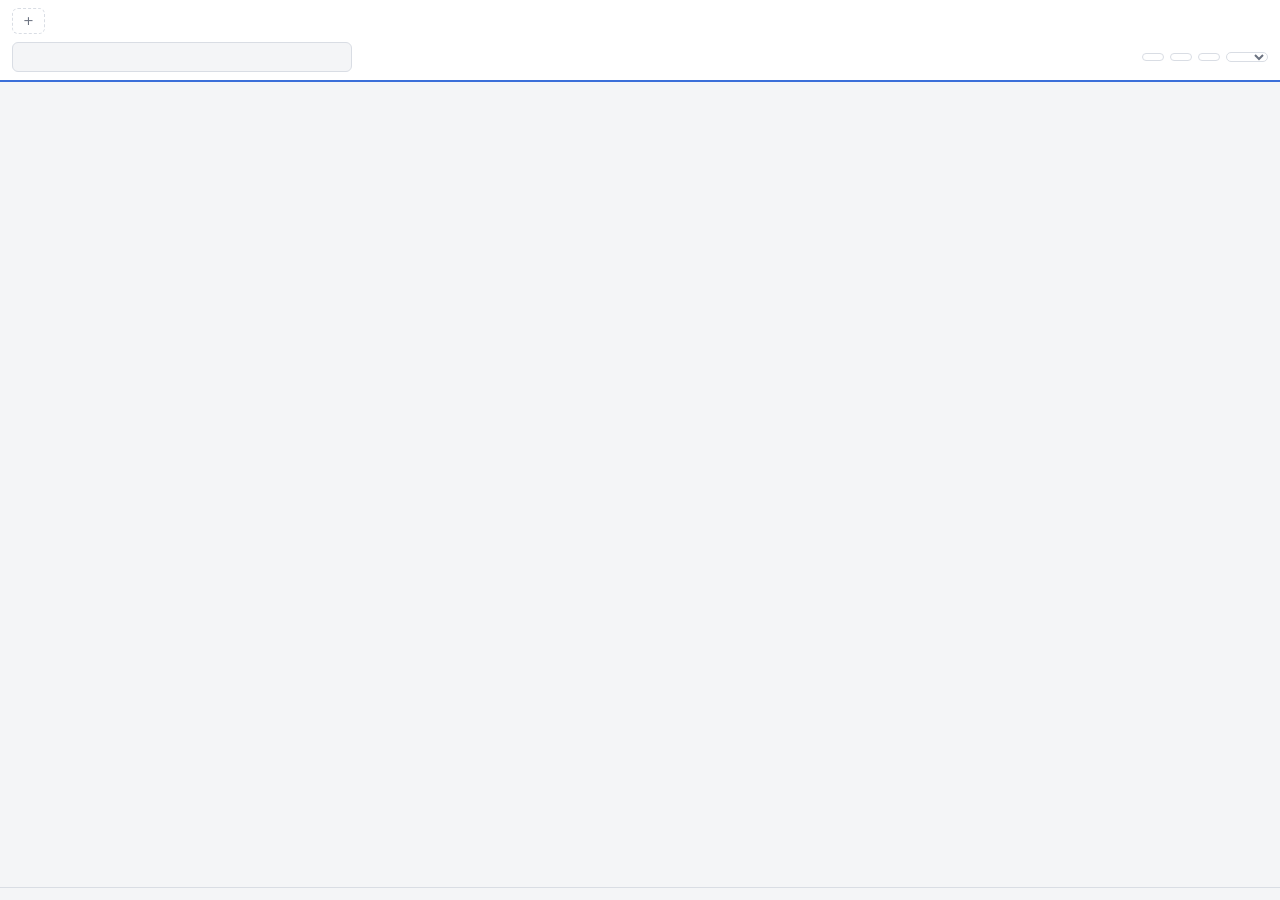
<file: ui/index.html>
<!doctype html>
<html lang="en">
<head>
  <meta charset="utf-8">
  <meta name="viewport" content="width=device-width, initial-scale=1, viewport-fit=cover">
  <title>PhraseShelf</title>
  <link rel="stylesheet" href="styles.css">
</head>
<body>
  <!-- Text is filled in from i18n/<language>.json by i18n.js (data-i18n* attributes). -->
  <header class="topbar">
    <nav id="tabs" class="tabs" data-i18n-aria-label="tabs.label">
      <button id="add-tab" class="add-tab" data-i18n-title="tab.new">+</button>
    </nav>
    <div class="toolbar">
      <input id="search" type="search" data-i18n-placeholder="search.placeholder" autocomplete="off" spellcheck="false">
      <span class="spacer"></span>
      <button id="import" class="tool-btn" data-i18n="import" data-i18n-title="import.tooltip"></button>
      <button id="export-all" class="tool-btn" data-i18n="exportAll" data-i18n-title="exportAll.tooltip"></button>
      <button id="theme" class="tool-btn" data-i18n-title="theme.tooltip"></button>
      <select id="lang" class="tool-btn" data-i18n-title="language.tooltip" data-i18n-aria-label="language.tooltip"></select>
    </div>
  </header>

  <div id="update-bar" class="update-bar" hidden>
    <span id="update-text"></span>
    <span class="spacer"></span>
    <button id="update-now" class="tool-btn primary-btn" data-i18n="update.now"></button>
    <button id="update-later" class="tool-btn" data-i18n="update.later"></button>
  </div>

  <main id="grid" class="grid"></main>
  <p id="empty" class="empty" hidden></p>

  <footer class="hint">
    <span class="hint-text hint-mouse" data-i18n="hint.mouse"></span>
    <span class="hint-text hint-touch" data-i18n="hint.touch"></span>
    <span id="version" class="version"></span>
  </footer>

  <div id="toast" class="toast" role="status" aria-live="polite"></div>

  <dialog id="snippet-dlg">
    <form method="dialog" id="snippet-form">
      <h2 id="snippet-dlg-title"></h2>
      <label><span data-i18n="snippet.label"></span>
        <input name="label" required maxlength="80" autocomplete="off">
      </label>
      <label><span data-i18n="snippet.content"></span>
        <textarea name="body" rows="7" required spellcheck="false"></textarea>
      </label>
      <label><span data-i18n="snippet.tab"></span>
        <select name="tab"></select>
      </label>
      <div class="dlg-actions">
        <button type="button" id="snippet-delete" class="danger" data-i18n="delete"></button>
        <span class="spacer"></span>
        <button type="button" class="cancel" data-i18n="cancel"></button>
        <button value="save" class="primary" data-i18n="save"></button>
      </div>
    </form>
  </dialog>

  <dialog id="tab-dlg">
    <form method="dialog" id="tab-form">
      <h2 id="tab-dlg-title"></h2>
      <label><span data-i18n="tab.name"></span>
        <input name="label" required maxlength="40" autocomplete="off">
      </label>
      <div class="field-label" data-i18n="tab.color"></div>
      <div id="tab-colors" class="swatches" role="radiogroup" data-i18n-aria-label="tab.color"></div>
      <div class="dlg-actions">
        <button type="button" id="tab-delete" class="danger" data-i18n="tab.delete"></button>
        <button type="button" id="tab-export" data-i18n="tab.export"></button>
        <span class="spacer"></span>
        <button type="button" class="cancel" data-i18n="cancel"></button>
        <button value="save" class="primary" data-i18n="save"></button>
      </div>
    </form>
  </dialog>

  <dialog id="confirm-dlg">
    <form method="dialog">
      <p id="confirm-msg"></p>
      <div class="dlg-actions">
        <span class="spacer"></span>
        <button value="cancel" data-i18n="cancel"></button>
        <button value="ok" class="danger" data-i18n="delete"></button>
      </div>
    </form>
  </dialog>

  <script src="i18n.js"></script>
  <script src="main.js"></script>
</body>
</html>
</file>
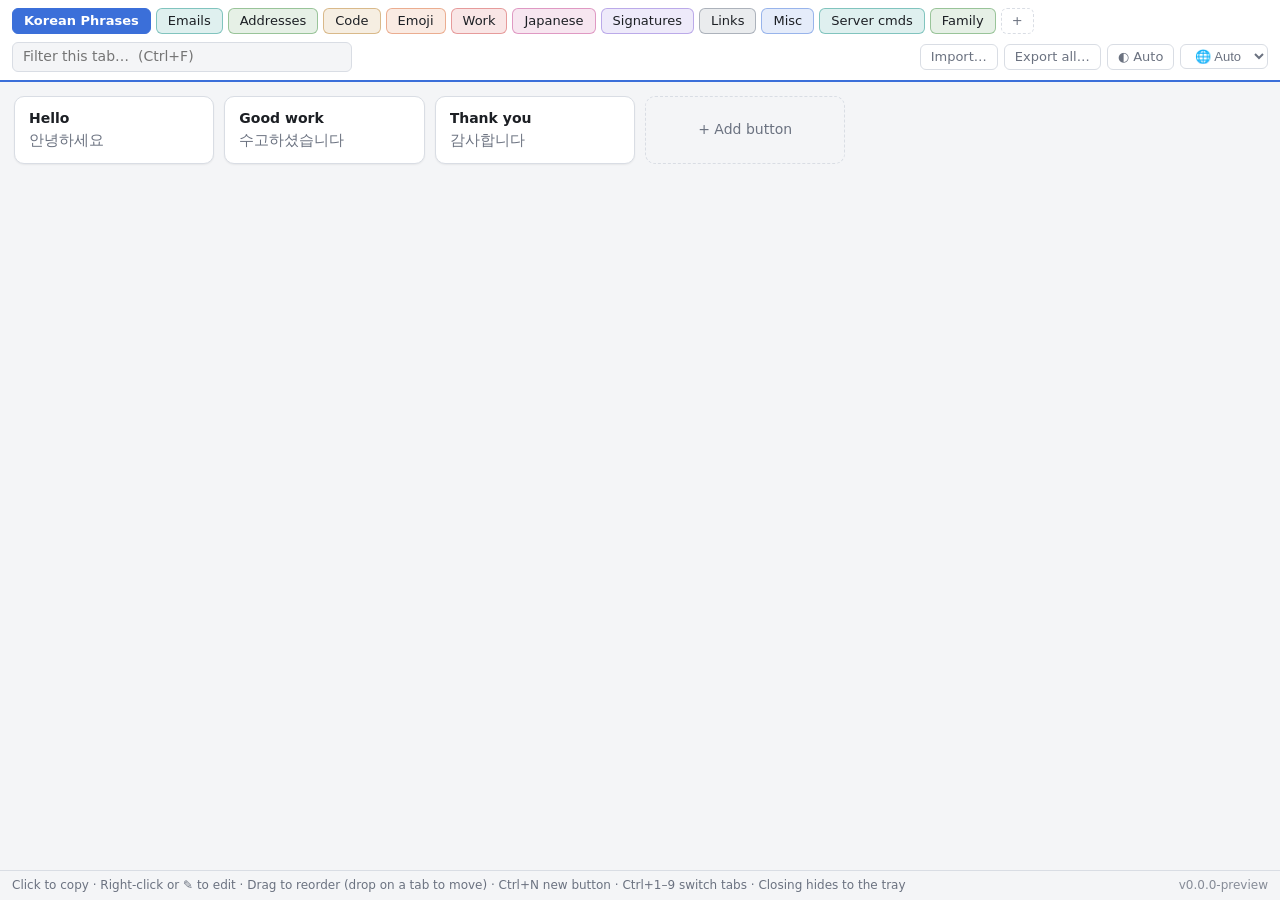
<file: dev/preview.html>
﻿<!doctype html>
<html lang="en">
<head>
  <meta charset="utf-8">
  <meta name="viewport" content="width=device-width, initial-scale=1, viewport-fit=cover">
  <title>PhraseShelf (UI preview)</title>
  <!--
    Browser preview of ui/ with a fake backend, for quick look-and-feel work.
    From the repo root:  python -m http.server 8765
    Then open:           http://localhost:8765/dev/preview.html
    Nothing is saved. window.__mock records what the UI asked the backend to do.
  -->
  <link rel="stylesheet" href="../ui/styles.css">
</head>
<body>
<script>
  const names = ["Korean Phrases", "Emails", "Addresses", "Code", "Emoji", "Work", "Japanese",
                 "Signatures", "Links", "Misc", "Server cmds", "Family"];
  const store = {
    version: 1,
    activeTab: "t0",
    tabs: names.map((n, i) => ({
      id: "t" + i,
      name: n,
      snippets: i
        ? [{ id: "x" + i, title: "Sample", content: "sample text" }]
        : [
            { id: "a", title: "Hello", content: "안녕하세요" },
            { id: "b", title: "Good work", content: "수고하셨습니다" },
            { id: "c", title: "Thank you", content: "감사합니다" },
          ],
    })),
  };

  window.__mock = {
    saves: 0, copied: null, exported: null,
    // Set this to {name, text} to control what "Import…" returns (null = user cancelled).
    importFile: { name: "Greetings", text: "Hi -> 안녕\nBye -> 안녕히 가세요\nnot a snippet line\n" },
  };

  window.__TAURI__ = {
    core: {
      invoke: async (cmd, args) => {
        switch (cmd) {
          case "load_data": return location.search.includes("fresh") ? null : structuredClone(store); // ?fresh = first run
          case "save_data": __mock.saves++; __mock.last = args.data; return;
          case "copy_text": __mock.copied = args.text; return;
          case "pick_import_file": return __mock.importFile;
          case "save_export": __mock.exported = args; return "C:\\fake\\" + args.fileName;
          case "app_version": return "0.0.0-preview";
          case "set_theme": __mock.theme = args.theme; return;
          case "set_tray_labels": __mock.tray = args; return;
          case "platform": return "desktop";
          // Set __mock.update = { version: "9.9.9" } (then click the version) to see the banner.
          case "check_update": return __mock.update ?? null;
          case "install_update": __mock.installed = true; return;
          default: throw new Error("mock: unknown command " + cmd);
        }
      },
    },
  };

  // Pull in the real markup so this page never drifts from ui/index.html.
  (async () => {
    const html = await (await fetch("../ui/index.html", { cache: "no-store" })).text();
    const doc = new DOMParser().parseFromString(html, "text/html");
    doc.querySelectorAll("script").forEach((s) => s.remove());
    document.body.innerHTML = doc.body.innerHTML;
    document.querySelector('link[rel="stylesheet"]').href = "../ui/styles.css?t=" + Date.now();
    window.PHRASESHELF_I18N_BASE = "../ui/i18n/";
    for (const name of ["i18n.js", "main.js"]) {
      await new Promise((resolve) => {
        const s = document.createElement("script");
        s.src = `../ui/${name}?t=${Date.now()}`;
        s.onload = resolve;
        document.body.append(s);
      });
    }
  })();
</script>
</body>
</html>
</file>
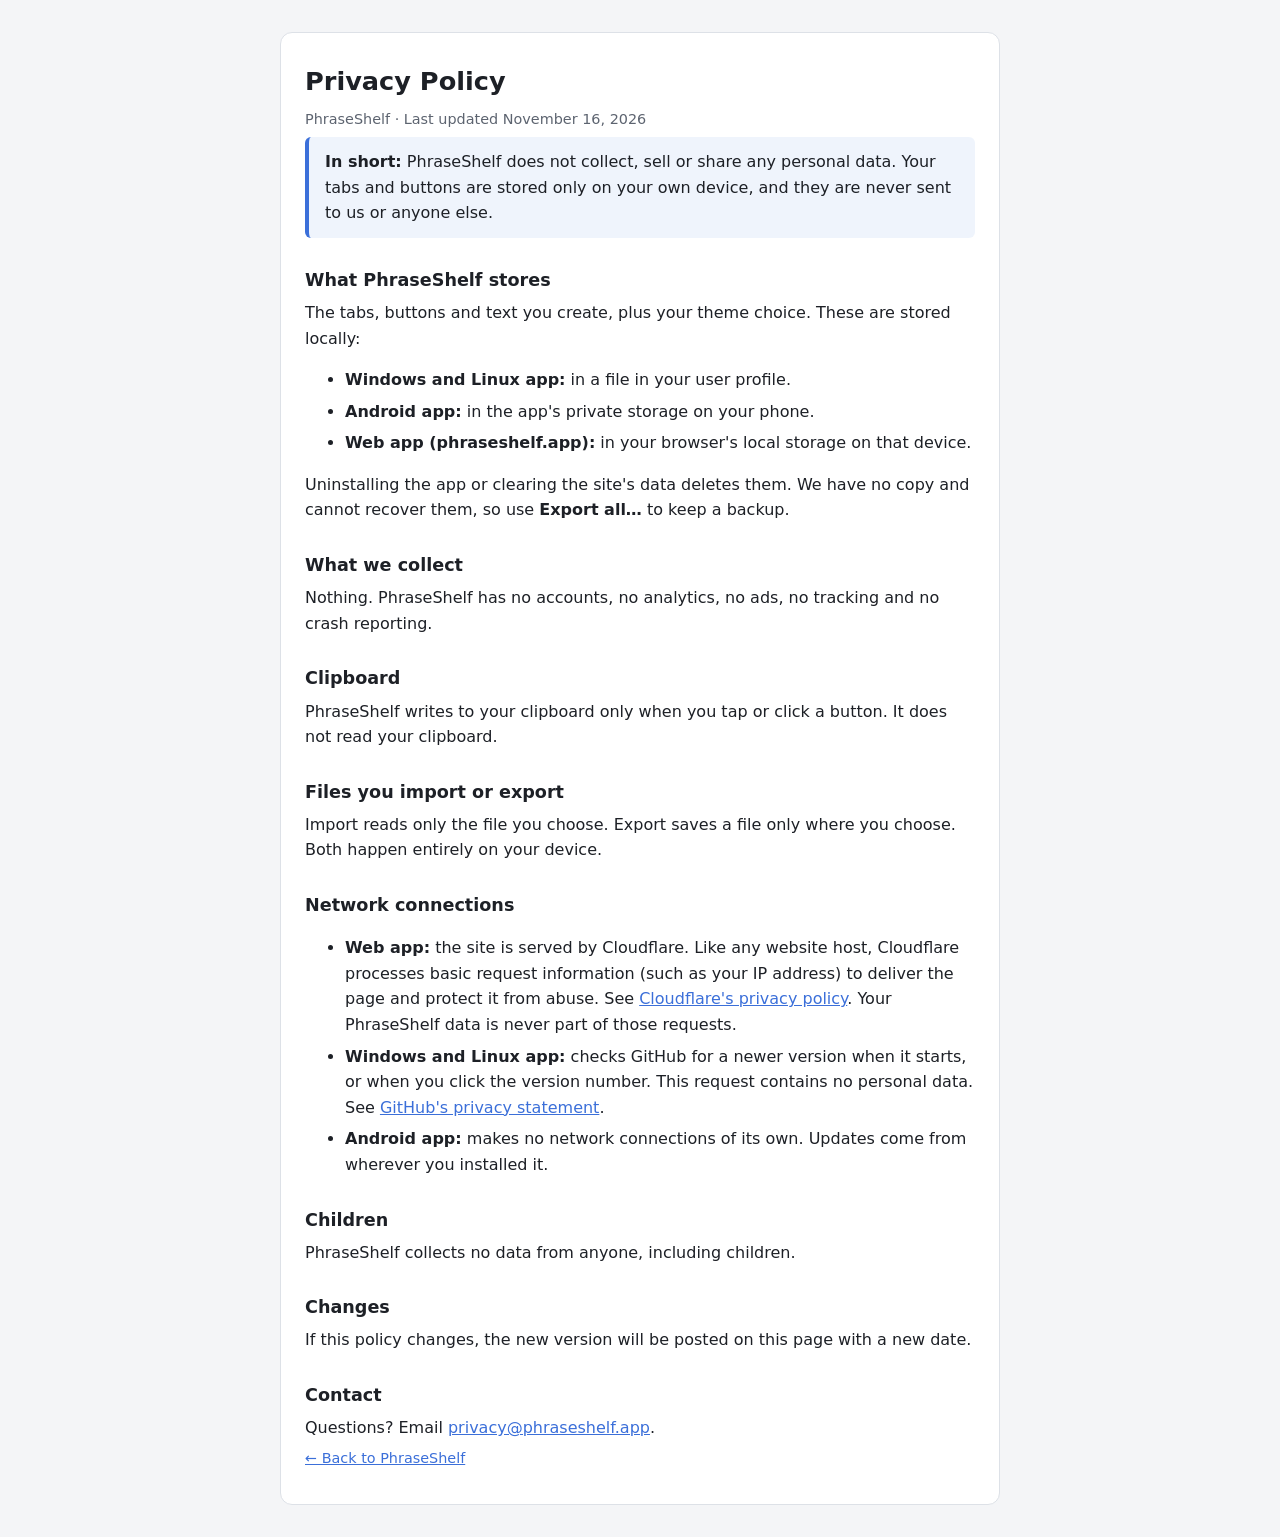
<file: web/privacy.html>
<!doctype html>
<html lang="en">
<head>
  <meta charset="utf-8">
  <meta name="viewport" content="width=device-width, initial-scale=1">
  <title>PhraseShelf Privacy Policy</title>
  <meta name="description" content="PhraseShelf collects no personal data. Your tabs and buttons stay on your device.">
  <link rel="icon" type="image/png" href="favicon.png">
  <style>
    :root {
      --bg: #f4f5f7; --surface: #ffffff; --text: #1d2026; --muted: #5d6470; --accent: #3b6fd9; --border: #dde1e7;
      color-scheme: light dark;
    }
    @media (prefers-color-scheme: dark) {
      :root { --bg: #17191d; --surface: #22252b; --text: #e7e9ee; --muted: #9aa1ad; --accent: #7aa2f7; --border: #343842; }
    }
    * { box-sizing: border-box; }
    body {
      margin: 0; background: var(--bg); color: var(--text);
      font: 16px/1.6 "Segoe UI", system-ui, -apple-system, "Noto Sans", sans-serif;
    }
    main {
      max-width: 720px; margin: 32px auto; padding: 28px 24px;
      background: var(--surface); border: 1px solid var(--border); border-radius: 12px;
    }
    @media (max-width: 760px) { main { margin: 0; border-radius: 0; border-width: 0 0 1px; padding: 24px 16px; } }
    h1 { font-size: 1.6rem; margin: 0 0 4px; }
    h2 { font-size: 1.1rem; margin: 28px 0 6px; }
    p, li { margin: 6px 0; }
    .muted { color: var(--muted); font-size: 0.9rem; }
    a { color: var(--accent); }
    .summary { padding: 12px 16px; border-left: 4px solid var(--accent); background: color-mix(in srgb, var(--accent) 8%, transparent); border-radius: 6px; }
  </style>
</head>
<body>
<main>
  <h1>Privacy Policy</h1>
  <p class="muted">PhraseShelf · Last updated November 16, 2026</p>

  <p class="summary"><strong>In short:</strong> PhraseShelf does not collect, sell or share any personal data.
    Your tabs and buttons are stored only on your own device, and they are never sent to us or anyone else.</p>

  <h2>What PhraseShelf stores</h2>
  <p>The tabs, buttons and text you create, plus your theme choice. These are stored locally:</p>
  <ul>
    <li><strong>Windows and Linux app:</strong> in a file in your user profile.</li>
    <li><strong>Android app:</strong> in the app's private storage on your phone.</li>
    <li><strong>Web app (phraseshelf.app):</strong> in your browser's local storage on that device.</li>
  </ul>
  <p>Uninstalling the app or clearing the site's data deletes them. We have no copy and cannot recover them,
    so use <strong>Export all…</strong> to keep a backup.</p>

  <h2>What we collect</h2>
  <p>Nothing. PhraseShelf has no accounts, no analytics, no ads, no tracking and no crash reporting.</p>

  <h2>Clipboard</h2>
  <p>PhraseShelf writes to your clipboard only when you tap or click a button. It does not read your clipboard.</p>

  <h2>Files you import or export</h2>
  <p>Import reads only the file you choose. Export saves a file only where you choose. Both happen entirely on your device.</p>

  <h2>Network connections</h2>
  <ul>
    <li><strong>Web app:</strong> the site is served by Cloudflare. Like any website host, Cloudflare processes basic
      request information (such as your IP address) to deliver the page and protect it from abuse.
      See <a href="https://www.cloudflare.com/privacypolicy/" rel="noopener">Cloudflare's privacy policy</a>.
      Your PhraseShelf data is never part of those requests.</li>
    <li><strong>Windows and Linux app:</strong> checks GitHub for a newer version when it starts, or when you click the version
      number. This request contains no personal data. See
      <a href="https://docs.github.com/site-policy/privacy-policies/github-general-privacy-statement" rel="noopener">GitHub's privacy statement</a>.</li>
    <li><strong>Android app:</strong> makes no network connections of its own. Updates come from wherever you installed it.</li>
  </ul>

  <h2>Children</h2>
  <p>PhraseShelf collects no data from anyone, including children.</p>

  <h2>Changes</h2>
  <p>If this policy changes, the new version will be posted on this page with a new date.</p>

  <h2>Contact</h2>
  <p>Questions? Email <a href="mailto:privacy@phraseshelf.app">privacy@phraseshelf.app</a>.</p>

  <p class="muted"><a href="./">← Back to PhraseShelf</a></p>
</main>
</body>
</html>
</file>
<file: ui/styles.css>
:root {
  --bg: #f4f5f7;
  --surface: #ffffff;
  --surface-hover: #eef3ff;
  --border: #d9dde4;
  --text: #1c1f24;
  --muted: #6b7280;
  --accent: #3b6fd9;
  --accent-text: #ffffff;
  --danger: #c93a3a;
  --flash: #d8f5df;
  --shadow: 0 1px 2px rgb(0 0 0 / 0.06);
  color-scheme: light;
}

/* Dark colors apply when Windows is in dark mode (unless the user forced light),
   or when the user forced dark. data-theme is set from JS: absent = Auto. */
@media (prefers-color-scheme: dark) {
  :root:not([data-theme="light"]) {
    --bg: #17191d;
    --surface: #22252b;
    --surface-hover: #2a3140;
    --border: #353a43;
    --text: #e8eaee;
    --muted: #9aa1ad;
    --accent: #5b8cf0;
    --accent-text: #ffffff;
    --danger: #e06363;
    --flash: #23452f;
    --shadow: none;
    color-scheme: dark;
  }
}

:root[data-theme="dark"] {
  --bg: #17191d;
  --surface: #22252b;
  --surface-hover: #2a3140;
  --border: #353a43;
  --text: #e8eaee;
  --muted: #9aa1ad;
  --accent: #5b8cf0;
  --accent-text: #ffffff;
  --danger: #e06363;
  --flash: #23452f;
  --shadow: none;
  color-scheme: dark;
}

* { box-sizing: border-box; }

html, body { height: 100%; margin: 0; }

body {
  display: flex;
  flex-direction: column;
  background: var(--bg);
  color: var(--text);
  font: 14px/1.4 "Segoe UI", "Malgun Gothic", "Yu Gothic UI", "Microsoft YaHei UI",
    /* Linux */ "Cantarell", "Ubuntu", "Noto Sans", "Noto Sans CJK KR", "Noto Sans CJK JP", "DejaVu Sans",
    system-ui, sans-serif;
  user-select: none;
}

button, input, textarea { font: inherit; color: inherit; }

/* ---------- top bar & tabs ---------- */

.topbar {
  display: flex;
  flex-direction: column;
  gap: 8px;
  padding: 8px 12px;
  background: var(--surface);
  /* The line under the header takes the active tab's color. */
  border-bottom: 2px solid var(--tab-color, var(--accent));
}

/* Tabs wrap onto extra rows instead of scrolling, so lots of tabs stay visible. */
.tabs {
  display: flex;
  flex-wrap: wrap;
  gap: 5px;
}

.tab {
  --c: var(--accent); /* set per tab from JS */
  padding: 3px 11px;
  border: 1px solid color-mix(in srgb, var(--c) 45%, transparent);
  border-radius: 6px;
  background: color-mix(in srgb, var(--c) 13%, transparent);
  color: var(--text);
  font-size: 13px;
  cursor: pointer;
  white-space: nowrap;
}
.tab:hover { background: color-mix(in srgb, var(--c) 26%, transparent); }
.tab.active {
  background: var(--c);
  border-color: var(--c);
  color: #fff;
  font-weight: 600;
}

.add-tab {
  padding: 3px 10px;
  border: 1px dashed var(--border);
  border-radius: 6px;
  background: transparent;
  color: var(--muted);
  font-size: 13px;
  cursor: pointer;
}
.add-tab:hover { border-color: var(--accent); color: var(--accent); }

.toolbar { display: flex; align-items: center; gap: 6px; }
.toolbar .spacer { flex: 1; }

.tool-btn {
  flex: none;
  padding: 3px 10px;
  border: 1px solid var(--border);
  border-radius: 6px;
  background: transparent;
  color: var(--muted);
  font-size: 13px;
  cursor: pointer;
}
.tool-btn:hover { color: var(--text); background: var(--surface-hover); }
/* Language picker: as wide as the chosen language, not the longest one. */
select.tool-btn { field-sizing: content; max-width: 170px; cursor: pointer; }

#search {
  width: min(340px, 100%);
  padding: 4px 10px;
  border: 1px solid var(--border);
  border-radius: 6px;
  background: var(--bg);
  outline: none;
}
#search:focus { border-color: var(--tab-color, var(--accent)); }

/* ---------- button grid ---------- */

.grid {
  flex: 1;
  overflow-y: auto;
  padding: 14px;
  display: grid;
  grid-template-columns: repeat(auto-fill, minmax(190px, 1fr));
  grid-auto-rows: min-content;
  gap: 10px;
}

.snippet {
  position: relative;
  border: 1px solid var(--border);
  border-radius: 10px;
  background: var(--surface);
  box-shadow: var(--shadow);
  transition: background 0.15s, border-color 0.15s;
}
.snippet:hover {
  border-color: var(--tab-color, var(--accent));
  background: color-mix(in srgb, var(--tab-color, var(--accent)) 9%, var(--surface));
}
.snippet.flash { background: var(--flash); }
.snippet.dragging { opacity: 0.4; }
/* Held by a finger and following it (touch reordering). pointer-events: none lets the
   code see what is underneath. */
.lifted {
  position: relative;
  z-index: 20;
  pointer-events: none;
  transition: none;
  box-shadow: 0 10px 28px rgb(0 0 0 / 0.28);
}

.snippet .copy {
  display: flex;
  flex-direction: column;
  gap: 2px;
  width: 100%;
  padding: 12px 34px 12px 14px;
  border: none;
  background: none;
  text-align: left;
  cursor: pointer;
  border-radius: 10px;
}
.snippet .copy:focus-visible { outline: 2px solid var(--accent); }

.snippet .title { font-weight: 600; overflow: hidden; text-overflow: ellipsis; white-space: nowrap; }
.snippet .preview {
  color: var(--muted);
  font-size: 15px;
  overflow: hidden;
  text-overflow: ellipsis;
  white-space: nowrap;
}

.snippet .edit {
  position: absolute;
  top: 6px;
  right: 6px;
  width: 24px;
  height: 24px;
  border: none;
  border-radius: 6px;
  background: transparent;
  color: var(--muted);
  cursor: pointer;
  opacity: 0;
}
.snippet:hover .edit, .snippet .edit:focus-visible { opacity: 1; }
.snippet .edit:hover { background: var(--border); color: var(--text); }

.add-card {
  min-height: 62px;
  border: 1.5px dashed var(--border);
  border-radius: 10px;
  background: transparent;
  color: var(--muted);
  cursor: pointer;
}
.add-card:hover { border-color: var(--accent); color: var(--accent); }

.drop-target { outline: 2px dashed var(--accent); outline-offset: 2px; }

.empty { text-align: center; color: var(--muted); margin: 0 0 30px; }

.hint {
  display: flex;
  gap: 12px;
  padding: 6px 12px;
  border-top: 1px solid var(--border);
  color: var(--muted);
  font-size: 12px;
  white-space: nowrap;
}
.hint-text { flex: 1; min-width: 0; overflow: hidden; text-overflow: ellipsis; }
.version { flex: none; opacity: 0.8; }
.version.clickable { cursor: pointer; }
.version.clickable:hover { opacity: 1; text-decoration: underline; }

.update-bar {
  display: flex;
  align-items: center;
  gap: 8px;
  padding: 6px 12px;
  background: color-mix(in srgb, var(--accent) 14%, var(--surface));
  border-bottom: 1px solid var(--border);
  font-size: 13px;
}
.update-bar[hidden] { display: none; }
.update-bar .spacer { flex: 1; }
.tool-btn.primary-btn { background: var(--accent); border-color: var(--accent); color: var(--accent-text); }
.tool-btn.primary-btn:hover { filter: brightness(1.1); background: var(--accent); color: var(--accent-text); }
.tool-btn:disabled { opacity: 0.6; cursor: default; }

/* ---------- toast ---------- */

.toast {
  position: fixed;
  left: 50%;
  bottom: 44px;
  transform: translate(-50%, 10px);
  max-width: 80vw;
  padding: 8px 16px;
  border-radius: 8px;
  background: var(--text);
  color: var(--bg);
  opacity: 0;
  pointer-events: none;
  transition: opacity 0.15s, transform 0.15s;
  white-space: nowrap;
  overflow: hidden;
  text-overflow: ellipsis;
}
.toast.show { opacity: 1; transform: translate(-50%, 0); }
.toast.error { background: var(--danger); color: #fff; }

/* ---------- dialogs ---------- */

dialog {
  width: min(460px, calc(100vw - 32px));
  padding: 20px;
  border: 1px solid var(--border);
  border-radius: 12px;
  background: var(--surface);
  color: var(--text);
  user-select: text;
  overflow-x: hidden;
}
dialog::backdrop { background: rgb(0 0 0 / 0.35); }
dialog h2 { margin: 0 0 14px; font-size: 17px; }
dialog label { display: block; margin-bottom: 12px; color: var(--muted); font-size: 13px; }
dialog input, dialog textarea, dialog select {
  display: block;
  width: 100%;
  margin-top: 4px;
  padding: 7px 10px;
  border: 1px solid var(--border);
  border-radius: 8px;
  background: var(--bg);
  color: var(--text);
  font-size: 15px;
  outline: none;
}
dialog textarea { resize: vertical; min-height: 90px; }
dialog input:focus, dialog textarea:focus, dialog select:focus { border-color: var(--accent); }

/* ---------- touch screens & small windows ---------- */

.hint-touch { display: none; }

@media (hover: none) {
  .hint-mouse { display: none; }
  .hint-touch { display: block; }
  .snippet .edit { opacity: 1; width: 32px; height: 32px; }
  .snippet .copy { padding-right: 40px; }
  .tab, .add-tab, .tool-btn { padding: 6px 12px; }
  /* Stop the browser's own long-press text selection / callout. */
  .snippet, .tab { -webkit-touch-callout: none; }
}

.toolbar { flex-wrap: wrap; }
#search { flex: 1 1 180px; max-width: 340px; }

@media (max-width: 520px) {
  .grid { grid-template-columns: repeat(auto-fill, minmax(140px, 1fr)); padding: 10px; gap: 8px; }
  .toolbar .spacer { display: none; }
  #search { max-width: none; flex-basis: 100%; }
}

/* Keep clear of phone status / navigation bars when drawn edge-to-edge. */
.topbar { padding-top: max(8px, env(safe-area-inset-top)); }
.hint { padding-bottom: max(6px, env(safe-area-inset-bottom)); }

.field-label { color: var(--muted); font-size: 13px; margin-bottom: 6px; }

.swatches { display: flex; flex-wrap: wrap; gap: 8px; margin-bottom: 16px; }
.swatches label { position: relative; margin: 0; cursor: pointer; }
/* Visually hidden radio; must undo the full-width `dialog input` rule or it overflows the dialog. */
.swatches input {
  position: absolute;
  inset: 0;
  width: 100%;
  height: 100%;
  margin: 0;
  padding: 0;
  opacity: 0;
  pointer-events: none;
}
.swatches span {
  display: block;
  width: 26px;
  height: 26px;
  border-radius: 50%;
  background: var(--c);
  outline-offset: 2px;
}
.swatches input:checked + span { outline: 2.5px solid var(--text); }
.swatches input:focus-visible + span { outline: 2.5px dashed var(--text); }

.dlg-actions { display: flex; flex-wrap: wrap; gap: 8px; margin-top: 6px; }
.dlg-actions .spacer { flex: 1; }
.dlg-actions button {
  padding: 6px 14px;
  border: 1px solid var(--border);
  border-radius: 8px;
  background: var(--surface);
  cursor: pointer;
}
.dlg-actions button:hover { background: var(--surface-hover); }
.dlg-actions .primary { background: var(--accent); border-color: var(--accent); color: var(--accent-text); }
.dlg-actions .primary:hover { background: var(--accent); filter: brightness(1.1); }
.dlg-actions .danger { color: var(--danger); }
.dlg-actions .danger[hidden] { display: none; }
</file>
